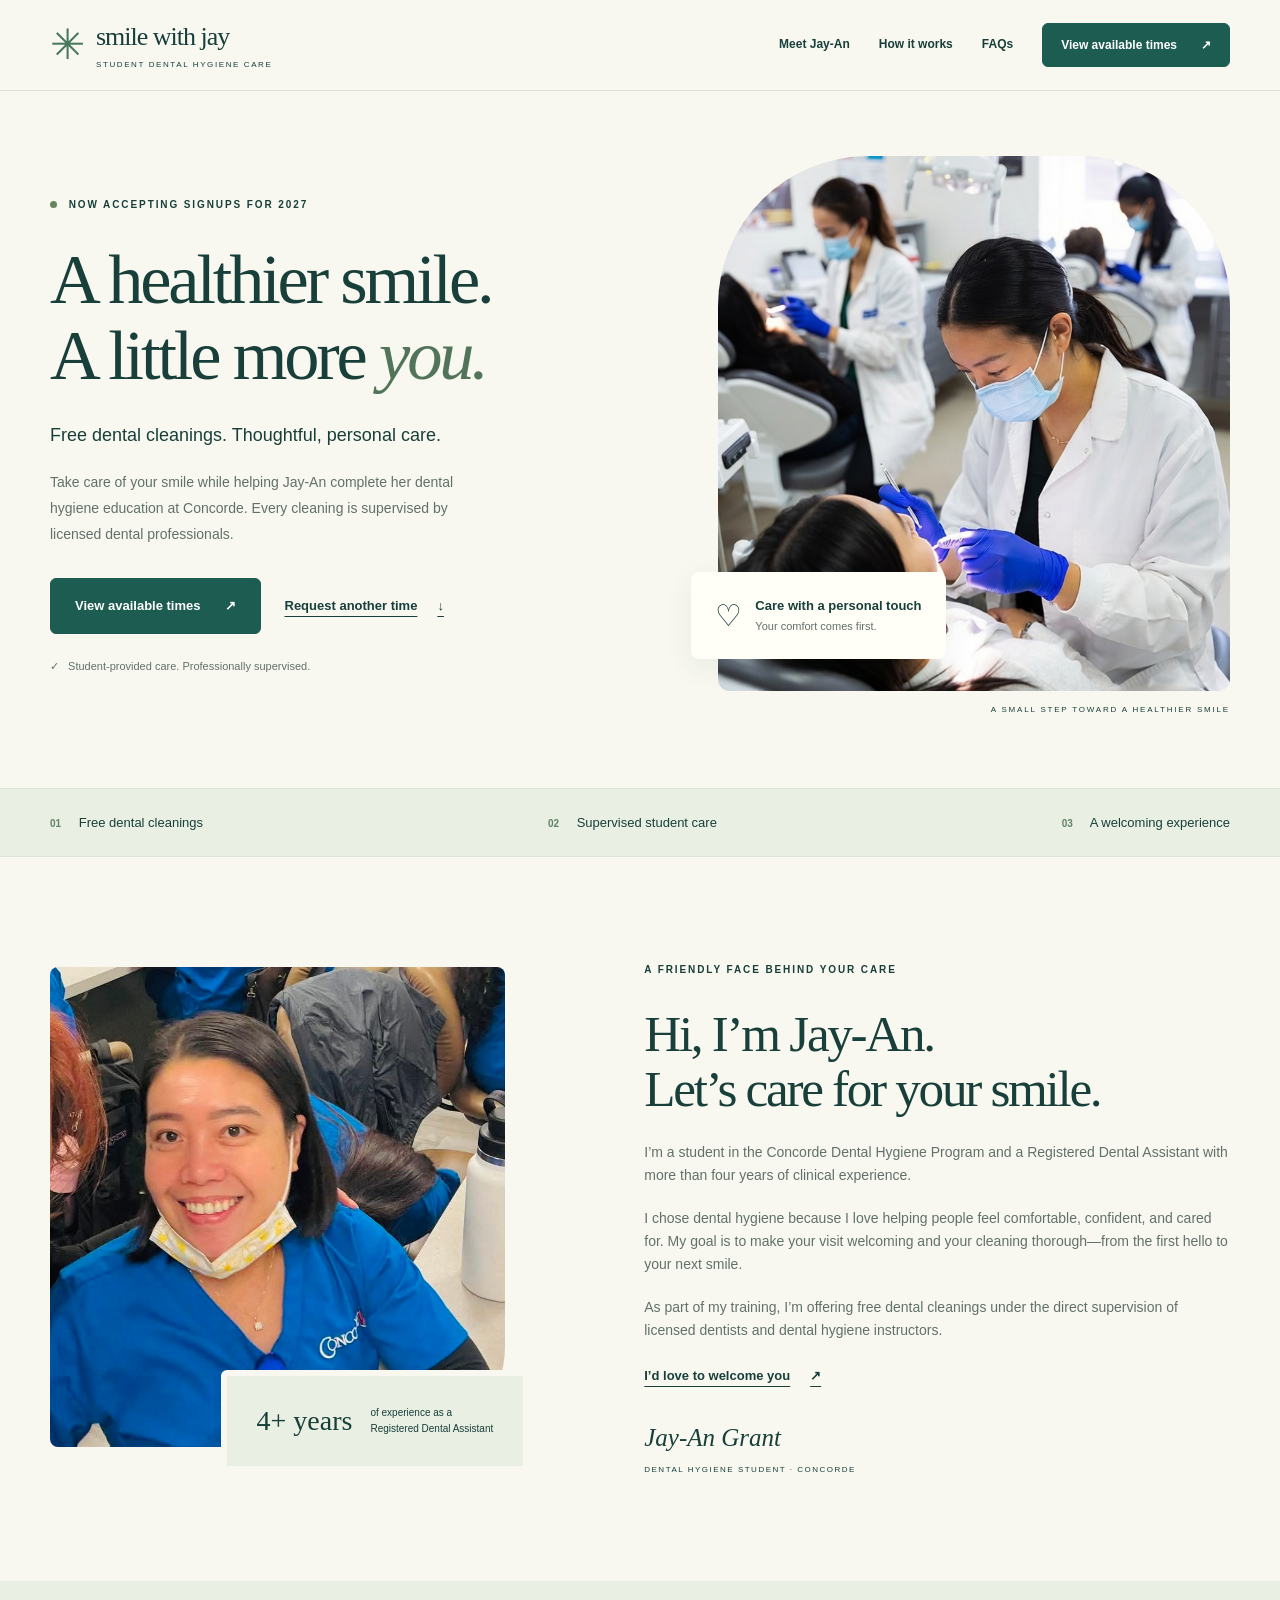
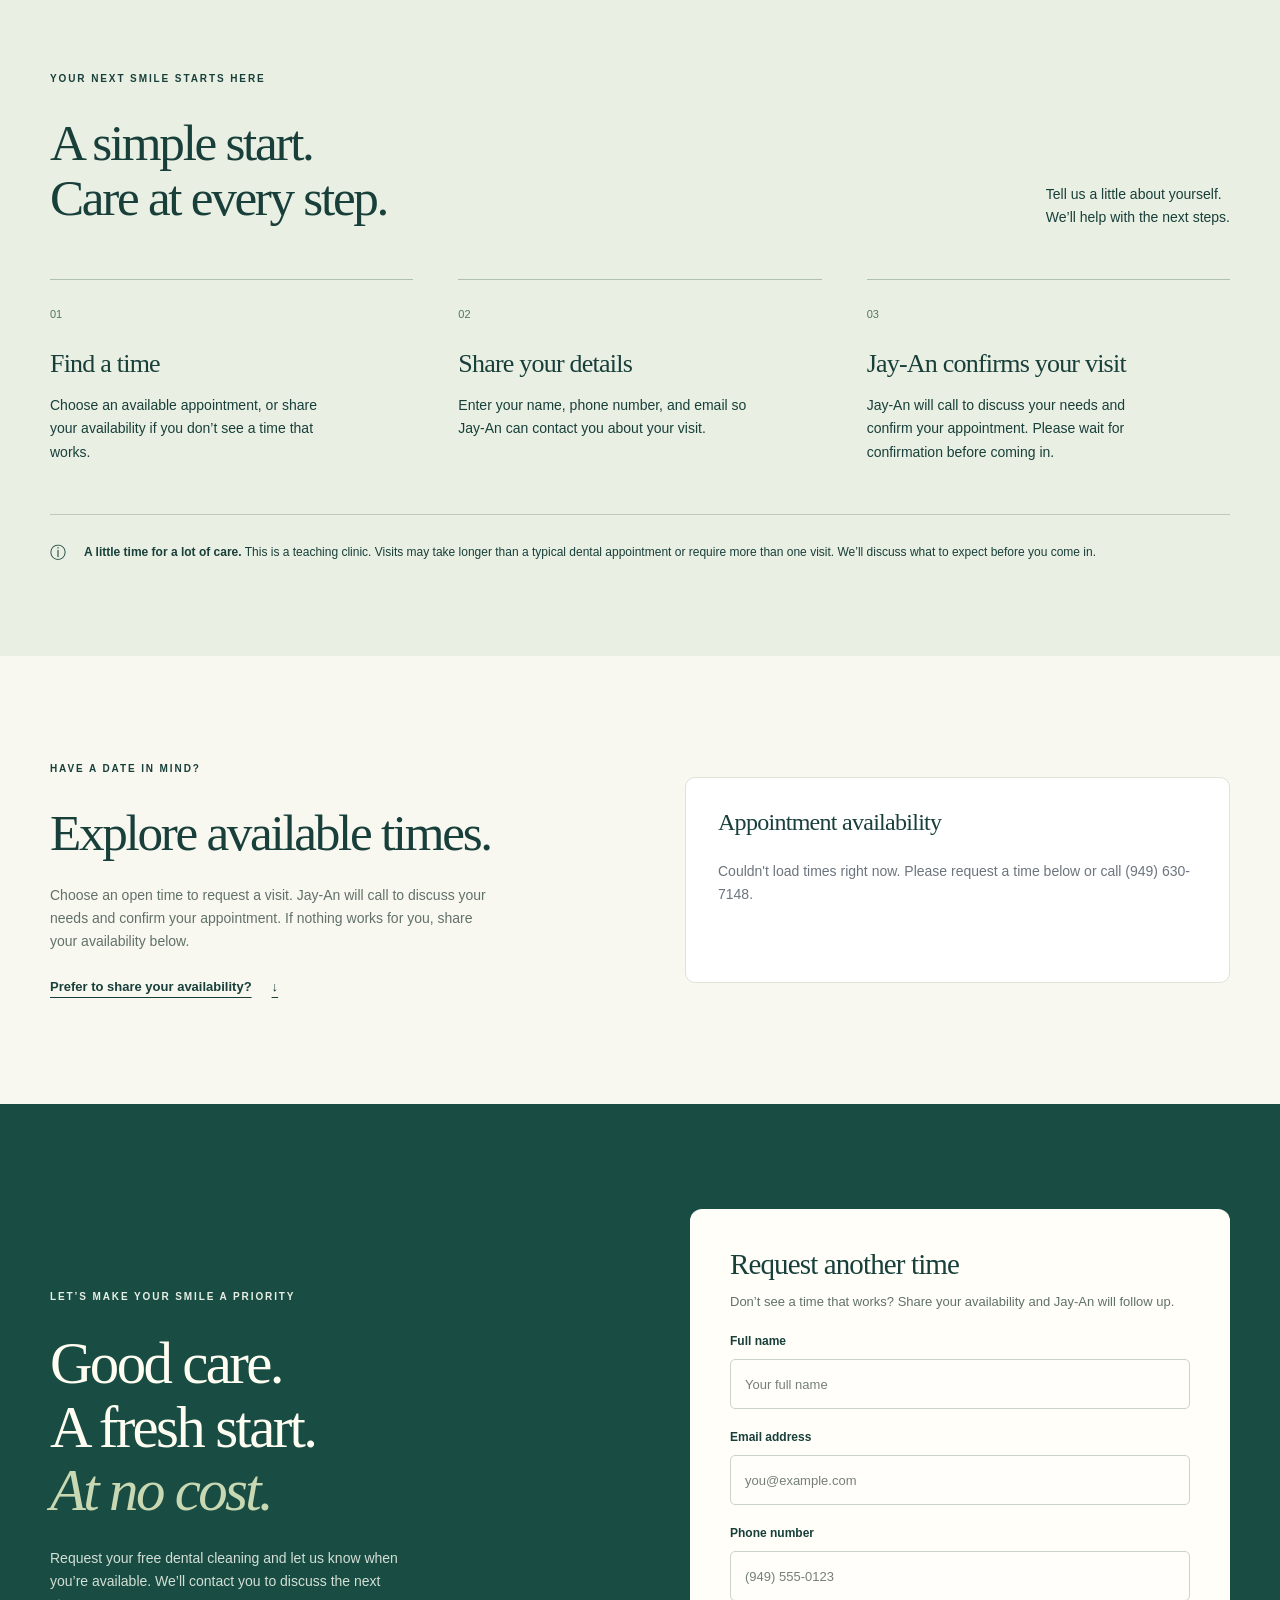
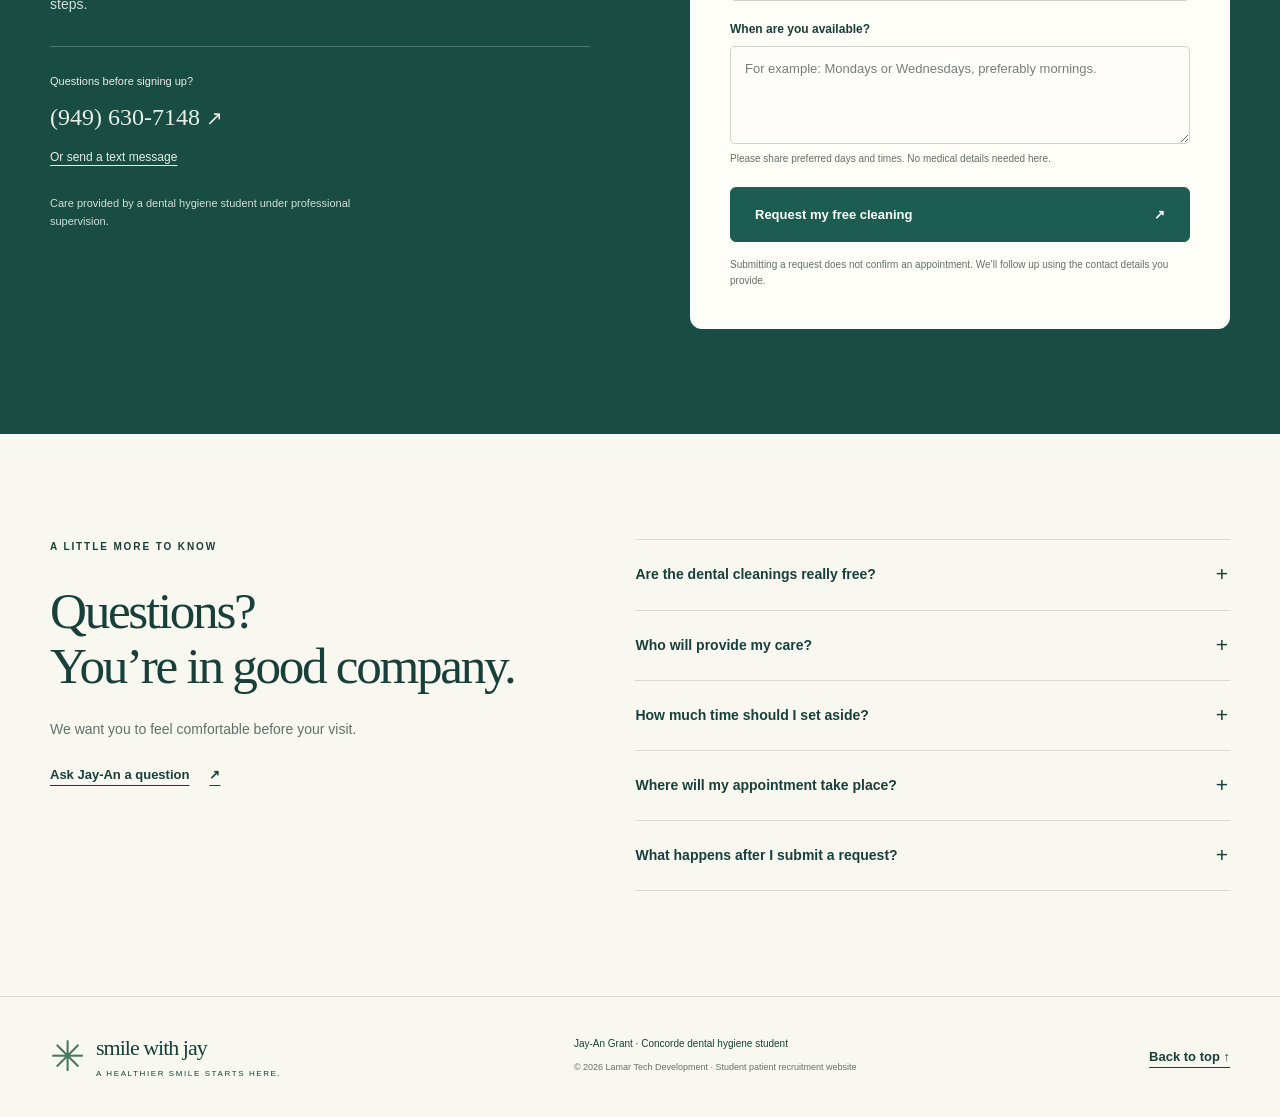
<file: index.html>
<!DOCTYPE html>
<html lang="en">
<head>
<meta charset="utf-8"><meta name="viewport" content="width=device-width, initial-scale=1">
<meta name="description" content="Request a free dental cleaning with Jay-An Grant, a Concorde dental hygiene student. Supervised care, a welcoming experience, and a healthier smile.">
<meta name="theme-color" content="#174e49">
<title>Smile with Jay | Free Dental Cleanings</title>
<link rel="icon" type="image/x-icon" href="assets/favicon.ico">
<link rel="stylesheet" href="css/styles.css">
</head>
<body id="page-top" class="smile-site">
<a class="skip-link" href="#main">Skip to content</a>
<nav id="mainNav" class="site-nav" aria-label="Main navigation"><div class="shell nav-inner">
<a class="brand" href="#page-top" aria-label="Smile with Jay home"><span class="brand-symbol" aria-hidden="true">✳</span><span>smile with jay<span class="brand-sub">STUDENT DENTAL HYGIENE CARE</span></span></a>
<button class="menu-toggle" type="button" aria-expanded="false" aria-controls="navbarResponsive">Menu <span aria-hidden="true">☰</span></button>
<div id="navbarResponsive" class="nav-links"><a class="nav-link" href="#about">Meet Jay-An</a><a class="nav-link" href="#process">How it works</a><a class="nav-link" href="#faq">FAQs</a><a class="button button-small" href="#book">View available times <span aria-hidden="true">↗</span></a></div>
</div></nav>
<main id="main">
<header class="hero"><div class="shell hero-grid"><div class="hero-copy"><p class="eyebrow"><span class="status-dot"></span> NOW ACCEPTING SIGNUPS FOR 2027</p><h1>A healthier smile.<br>A little more <em>you.</em></h1><p class="hero-intro">Free dental cleanings. Thoughtful, personal care.</p><p class="hero-description">Take care of your smile while helping Jay-An complete her dental hygiene education at Concorde. Every cleaning is supervised by licensed dental professionals.</p><div class="hero-actions"><a class="button" href="#book">View available times <span aria-hidden="true">↗</span></a><a class="text-link" href="#contact">Request another time <span aria-hidden="true">↓</span></a></div><div class="hero-note"><span aria-hidden="true">✓</span> Student-provided care. Professionally supervised.</div></div>
<div class="hero-visual"><img class="hero-photo" src="assets/img/DSbackground3.jpg" width="832" height="1248" alt="Dental care being provided in a student clinic" fetchpriority="high"><div class="photo-label"><span class="label-icon" aria-hidden="true">♡</span><div><strong>Care with a personal touch</strong><span>Your comfort comes first.</span></div></div><span class="visual-caption">A SMALL STEP TOWARD A HEALTHIER SMILE</span></div></div></header>
<div class="care-strip"><div class="shell strip-inner"><span><b aria-hidden="true">01</b> Free dental cleanings</span><span><b aria-hidden="true">02</b> Supervised student care</span><span><b aria-hidden="true">03</b> A welcoming experience</span></div></div>
<section class="section" id="about"><div class="shell about-grid"><div class="portrait-wrap"><img src="assets/img/Jayan.jpg" width="849" height="1080" alt="Jay-An Grant smiling in her blue scrubs" loading="lazy"><div class="experience-tag"><strong>4+ years</strong><span>of experience as a<br>Registered Dental Assistant</span></div></div><div class="about-copy"><p class="eyebrow">A FRIENDLY FACE BEHIND YOUR CARE</p><h2>Hi, I’m Jay-An.<br>Let’s care for your smile.</h2><p>I’m a student in the Concorde Dental Hygiene Program and a Registered Dental Assistant with more than four years of clinical experience.</p><p>I chose dental hygiene because I love helping people feel comfortable, confident, and cared for. My goal is to make your visit welcoming and your cleaning thorough—from the first hello to your next smile.</p><p>As part of my training, I’m offering free dental cleanings under the direct supervision of licensed dentists and dental hygiene instructors.</p><a class="text-link" href="#contact">I’d love to welcome you <span aria-hidden="true">↗</span></a><div class="signature">Jay-An Grant<span>DENTAL HYGIENE STUDENT · CONCORDE</span></div></div></div></section>
<section class="section process-section" id="process"><div class="shell"><div class="section-heading"><div><p class="eyebrow">YOUR NEXT SMILE STARTS HERE</p><h2>A simple start.<br>Care at every step.</h2></div><p>Tell us a little about yourself.<br>We’ll help with the next steps.</p></div><div class="steps"><article><span class="step-number">01</span><h3>Find a time</h3><p>Choose an available appointment, or share your availability if you don’t see a time that works.</p></article><article><span class="step-number">02</span><h3>Share your details</h3><p>Enter your name, phone number, and email so Jay-An can contact you about your visit.</p></article><article><span class="step-number">03</span><h3>Jay-An confirms your visit</h3><p>Jay-An will call to discuss your needs and confirm your appointment. Please wait for confirmation before coming in.</p></article></div><div class="expect-note"><span aria-hidden="true">ⓘ</span><p><strong>A little time for a lot of care.</strong> This is a teaching clinic. Visits may take longer than a typical dental appointment or require more than one visit. We’ll discuss what to expect before you come in.</p></div></div></section>
<section class="section booking-section" ><div class="shell booking-layout"><div><p class="eyebrow" id="book">HAVE A DATE IN MIND?</p><h2>Explore available times.</h2><p>Choose an open time to request a visit. Jay-An will call to discuss your needs and confirm your appointment. If nothing works for you, share your availability below.</p><a class="text-link" href="#contact">Prefer to share your availability? <span aria-hidden="true">↓</span></a></div><div class="booking-card"><h3>Appointment availability</h3><div id="slotList" class="d-flex flex-wrap gap-2 mb-4" aria-live="polite"><p class="text-muted">Loading open times…</p></div><form id="bookForm" class="d-none"><p>Selected time: <strong id="selectedSlot"></strong></p><div class="field"><label for="bookName">Full name</label><input class="form-control" id="bookName" type="text" autocomplete="name" placeholder="Your full name" required></div><div class="field"><label for="bookEmail">Email address</label><input class="form-control" id="bookEmail" type="email" autocomplete="email" placeholder="you@example.com" required></div><div class="field"><label for="bookPhone">Phone number</label><input class="form-control" id="bookPhone" type="tel" autocomplete="tel" placeholder="(949) 555-0123" required></div><button class="btn btn-primary button full-width" id="bookButton" type="submit">Request this time <span aria-hidden="true">↗</span></button><p class="form-footnote">Once you submit your request, Jay-An will reach out to confirm your appointment.</p></form><div id="bookMessage" role="status" aria-live="polite"></div></div></div></section>
<section class="section contact-section" ><div class="shell contact-grid"><div class="contact-copy"><p class="eyebrow">LET’S MAKE YOUR SMILE A PRIORITY</p><h2>Good care.<br>A fresh start.<br><em>At no cost.</em></h2><p>Request your free dental cleaning and let us know when you’re available. We’ll contact you to discuss the next steps.</p><div class="contact-detail"><span>Questions before signing up?</span><a href="tel:+19496307148">(949) 630-7148 <span aria-hidden="true">↗</span></a><a class="sms-link" href="sms:+19496307148">Or send a text message</a></div><p class="small-print">Care provided by a dental hygiene student under professional supervision.</p></div><div class="request-card"><h3 id="contact">Request another time</h3><p class="form-intro">Don’t see a time that works? Share your availability and Jay-An will follow up.</p><form id="contactForm"><div class="field"><label for="name">Full name</label><input class="form-control" id="name" name="name" type="text" autocomplete="name" placeholder="Your full name" required></div><div class="field"><label for="email">Email address</label><input class="form-control" id="email" name="email" type="email" autocomplete="email" placeholder="you@example.com" required></div><div class="field"><label for="phone">Phone number</label><input class="form-control" id="phone" name="phone" type="tel" autocomplete="tel" placeholder="(949) 555-0123" required></div><div class="field"><label for="message">When are you available?</label><textarea class="form-control" id="message" name="message" placeholder="For example: Mondays or Wednesdays, preferably mornings." rows="3" aria-describedby="messageHelp" required></textarea><small id="messageHelp">Please share preferred days and times. No medical details needed here.</small></div><button class="btn btn-primary button full-width" id="submitButton" type="submit">Request my free cleaning <span aria-hidden="true">↗</span></button><p class="form-footnote">Submitting a request does not confirm an appointment. We’ll follow up using the contact details you provide.</p><div id="connectionMessage" role="status" aria-live="polite"></div></form></div></div></section>
<section class="section faq-section" id="faq"><div class="shell faq-grid"><div><p class="eyebrow">A LITTLE MORE TO KNOW</p><h2>Questions?<br>You’re in good company.</h2><p>We want you to feel comfortable before your visit.</p><a class="text-link" href="sms:+19496307148">Ask Jay-An a question <span aria-hidden="true">↗</span></a></div><div class="faq-list"><details><summary>Are the dental cleanings really free?</summary><p>Yes. Jay-An is offering free dental cleanings as part of her dental hygiene training. We’ll discuss your needs and appointment details with you before your visit.</p></details><details><summary>Who will provide my care?</summary><p>Jay-An, a student in the Concorde Dental Hygiene Program, will provide your cleaning under the direct supervision of licensed dentists and dental hygiene instructors.</p></details><details><summary>How much time should I set aside?</summary><p>Teaching-clinic appointments may take longer than a typical dental visit and may require multiple visits. The time needed depends on your individual needs. We’ll go over the expected schedule with you.</p></details><details><summary>Where will my appointment take place?</summary><p>Your cleaning takes place at the Concorde Career College dental hygiene clinic: <strong>12951 Euclid St #101, Garden Grove, CA 92840</strong>. <a class="text-link" href="https://www.google.com/maps/search/?api=1&amp;query=12951+Euclid+St+%23101+Garden+Grove+CA+92840" target="_blank" rel="noopener">Get directions <span aria-hidden="true">↗</span></a></p></details><details><summary>What happens after I submit a request?</summary><p>Jay-An will call to discuss your needs and confirm whether the appointment is suitable for your care and the teaching clinic. Selecting a time does not automatically confirm your visit. Please wait for confirmation before arriving.</p></details></div></div></section>
</main>
<footer><div class="shell footer-inner"><a class="brand" href="#page-top"><span class="brand-symbol" aria-hidden="true">✳</span><span>smile with jay<span class="brand-sub">A HEALTHIER SMILE STARTS HERE.</span></span></a><div><p>Jay-An Grant · Concorde dental hygiene student</p><small>© 2026 Lamar Tech Development · Student patient recruitment website</small></div><a class="text-link" href="#page-top">Back to top ↑</a></div></footer>
<a class="mobile-cta button" href="#book">View available times <span aria-hidden="true">↗</span></a>
<script>
// Presentation only. Existing API handlers remain in js/scripts.js and js/booking.js.
const menuButton = document.querySelector('.menu-toggle');
const navLinks = document.getElementById('navbarResponsive');
function closeMenu(){navLinks.classList.remove('is-open');menuButton.setAttribute('aria-expanded','false');}
menuButton.addEventListener('click',()=>{const open=menuButton.getAttribute('aria-expanded')!=='true';menuButton.setAttribute('aria-expanded',String(open));navLinks.classList.toggle('is-open',open);});
navLinks.querySelectorAll('a').forEach(link=>link.addEventListener('click',closeMenu));
document.addEventListener('keydown',event=>{if(event.key==='Escape'){closeMenu();if(document.activeElement.closest('.nav-links'))menuButton.focus();}});
function showConnectionFallback(kind){
 if(kind==='booking'){document.getElementById('slotList').innerHTML='<p>Online times are unavailable right now. <a href="#contact">Share your availability below</a> or <a href="tel:+19496307148">call Jay-An</a>.</p>';document.getElementById('bookForm').classList.add('d-none');}
 else{document.getElementById('connectionMessage').innerHTML='<p class="connection-note">Online requests are unavailable right now. Please <a href="sms:+19496307148">text</a> or <a href="tel:+19496307148">call (949) 630-7148</a> to request a cleaning.</p>';document.getElementById('submitButton').disabled=true;document.getElementById('contactForm').addEventListener('submit',event=>event.preventDefault());}
}
</script>
<script src="https://cdn.jsdelivr.net/npm/bootstrap@5.2.3/dist/js/bootstrap.bundle.min.js"></script>

<script src="js/scripts.js" onerror="showConnectionFallback('contact')"></script>
<script src="js/booking.js" onerror="showConnectionFallback('booking')"></script>
</body></html>
</file>
